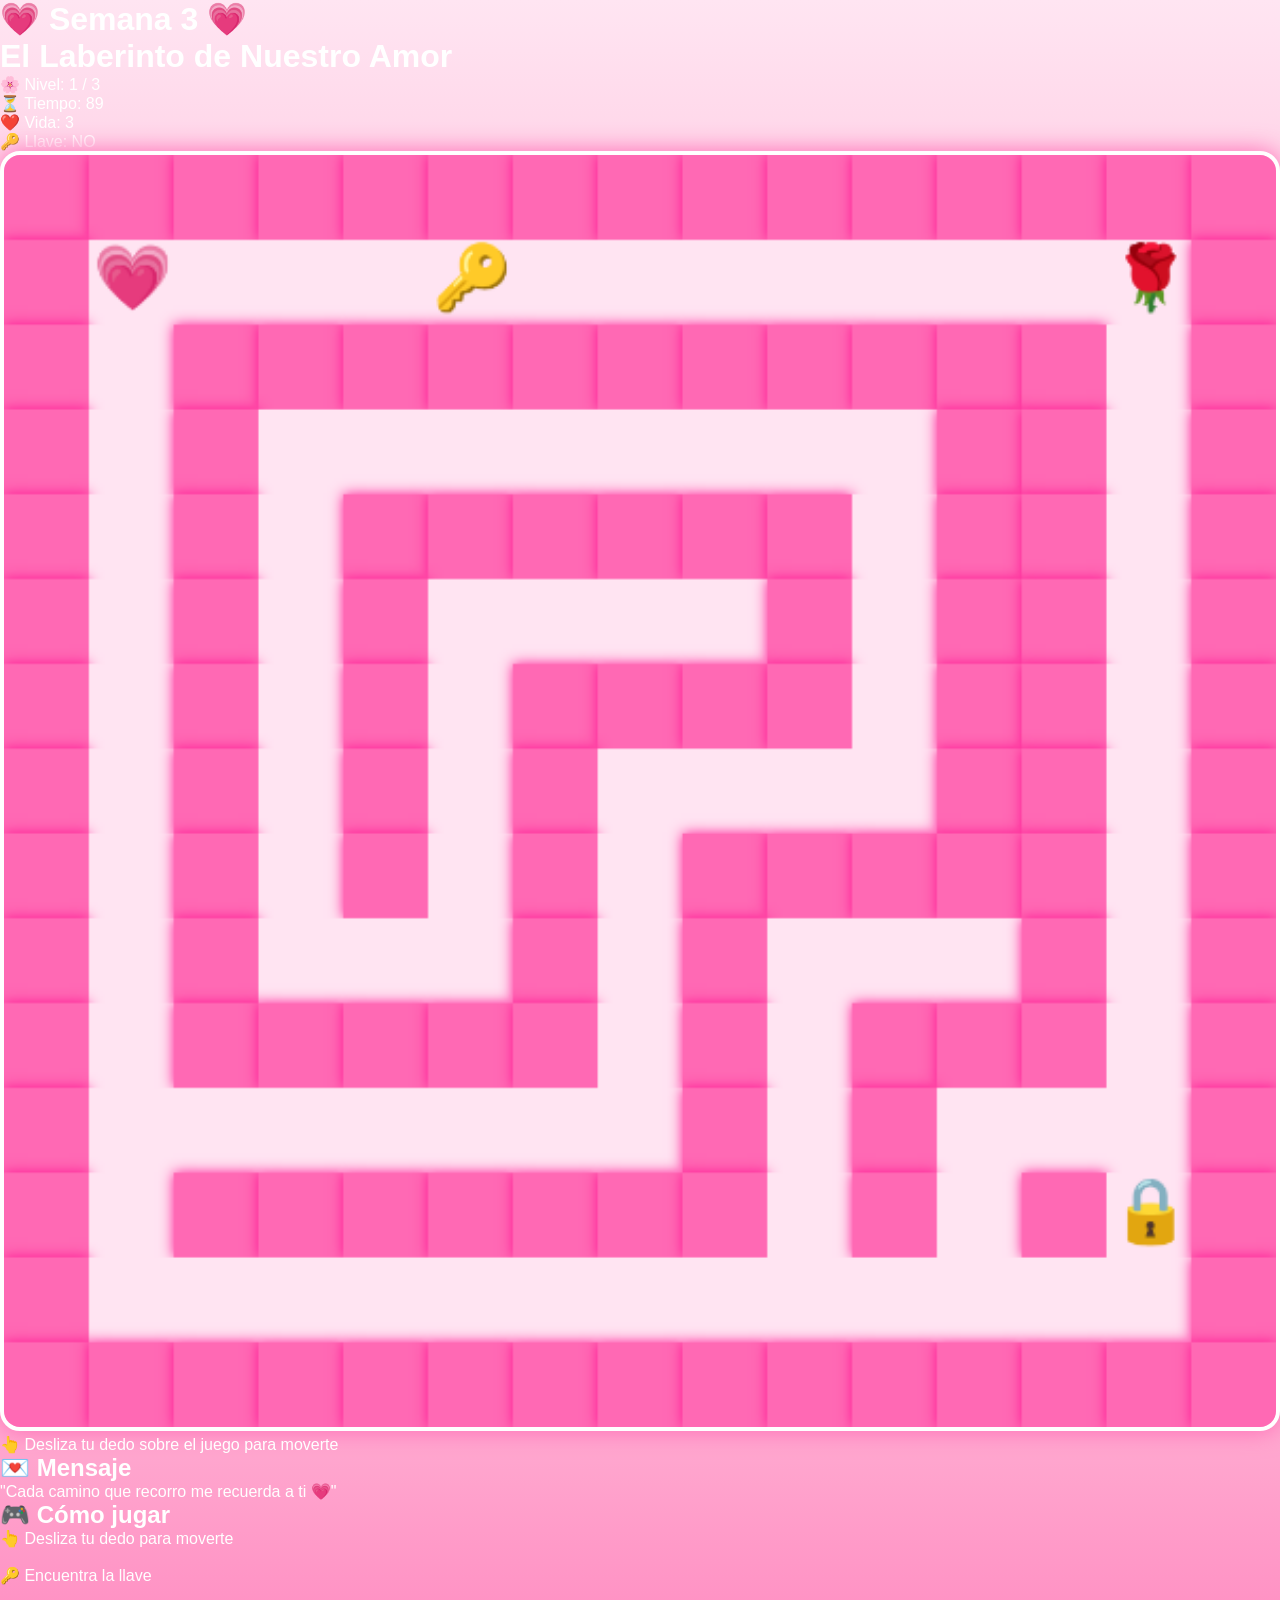
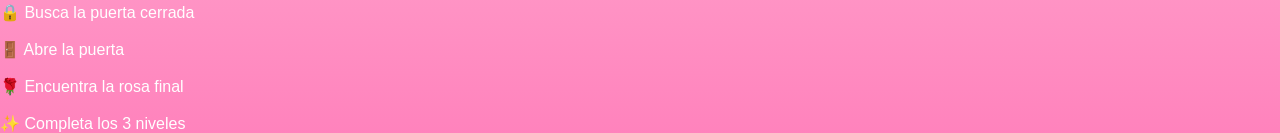
<file: juego3/index.html>
<!DOCTYPE html>
<html lang="es">

<head>

<meta charset="UTF-8">

<meta name="viewport"
content="width=device-width, initial-scale=1.0, maximum-scale=1.0, user-scalable=no">

<title>
Semana 3 💗
</title>

<link rel="stylesheet" href="style.css">

</head>


<body>


<h1>
💗 Semana 3 💗
<br>
El Laberinto de Nuestro Amor
</h1>



<div id="info">


<div>
🌸 Nivel:
<span id="nivel">
1/3
</span>
</div>



<div>
⏳ Tiempo:
<span id="time">
60
</span>
</div>


<div>
❤️ Vida:
<span id="life">
3
</span>
</div>


<div>
🔑 Llave:
<span id="hasKey">
NO
</span>
</div>


</div>





<div class="layout">



<div id="gameBox">

<canvas id="game"></canvas>


<p class="mobile">

👆 Desliza tu dedo sobre el juego para moverte

</p>


</div>






<div id="panelAmor">


<h2>
💌 Mensaje
</h2>


<p id="loveText">

"Cada camino que recorro
me recuerda a ti 💗"

</p>




<h2>
🎮 Cómo jugar
</h2>


<p>


👆 Desliza tu dedo para moverte

<br><br>


🔑 Encuentra la llave

<br><br>


🔒 Busca la puerta cerrada

<br><br>


🚪 Abre la puerta

<br><br>


🌹 Encuentra la rosa final

<br><br>


✨ Completa los 3 niveles


</p>


</div>



</div>








<div id="win">


<h2>
🌹 Encontraste mi corazón 🌹
</h2>


<p>

Después de superar los 3 caminos...

<br><br>

demostraste que siempre vale la pena encontrarme 💗

</p>



<button onclick="location.reload()">

Jugar otra vez

</button>


</div>







<script src="game.js"></script>


</body>

</html>
</file>
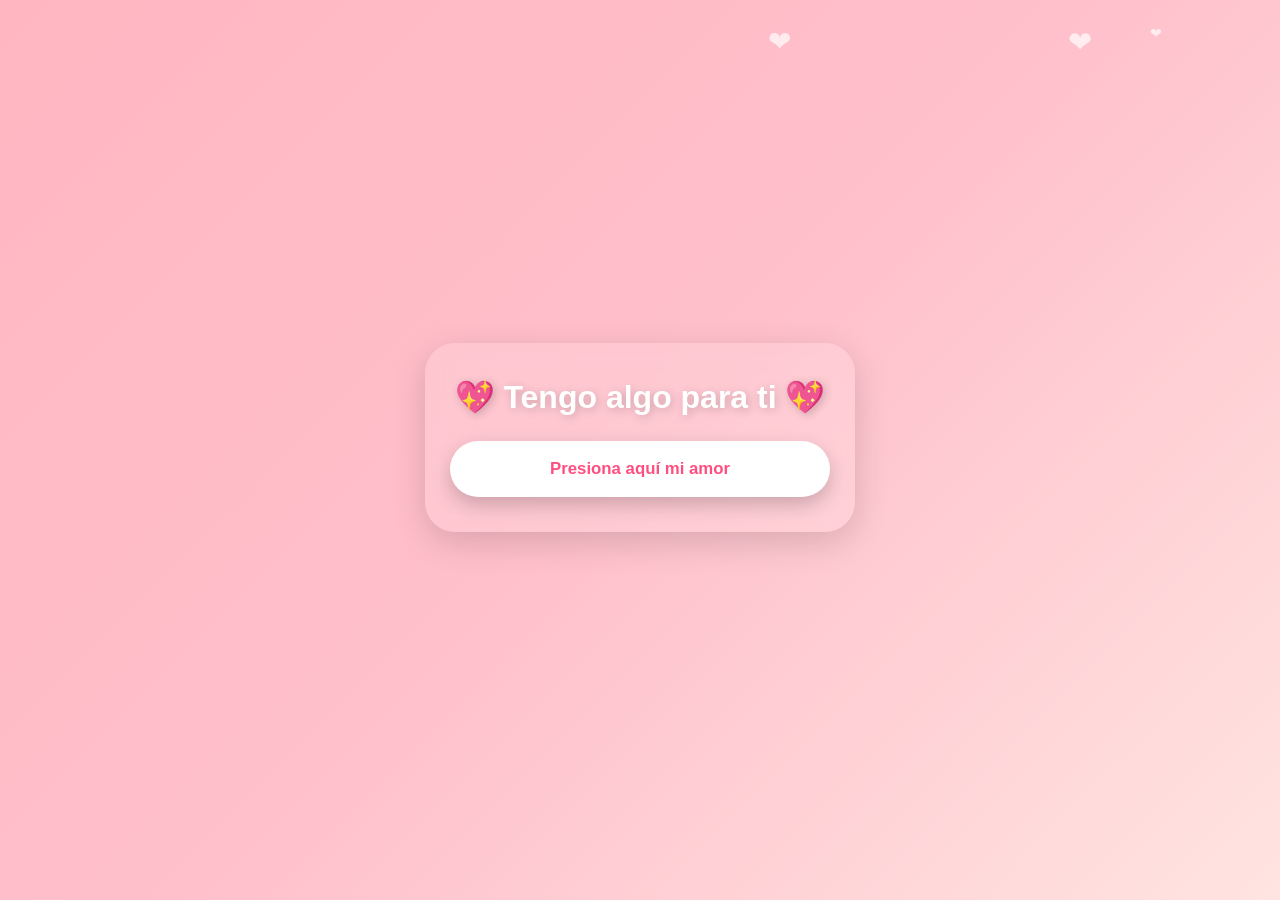
<file: Amor.html>
<!DOCTYPE html>
<html lang="es">
<head>
<meta charset="UTF-8"/>
<meta name="viewport" content="width=device-width, initial-scale=1.0"/>
<title>Sorpresa Romántica</title>

<style>

*{
    margin:0;
    padding:0;
    box-sizing:border-box;
    font-family:'Segoe UI', sans-serif;
}

html{
    scroll-behavior:smooth;
}

body{
    min-height:100vh;
    background:linear-gradient(135deg,#ffb6c1,#ffc0cb,#ffe4e1);
    overflow-y:auto; /* PERMITE SCROLL */
    overflow-x:hidden;
    padding:25px 15px 50px;
    position:relative;
    display:flex;
    justify-content:center;
}

.container{
    width:100%;
    max-width:430px;
    background:rgba(255,255,255,0.14);
    backdrop-filter:blur(10px);
    border-radius:30px;
    padding:35px 25px;
    text-align:center;
    box-shadow:0 10px 35px rgba(0,0,0,0.15);
    z-index:2;
    animation:fadeIn 1.5s ease;
    margin:auto 0;
}

h1{
    color:white;
    font-size:2rem;
    margin-bottom:25px;
    text-shadow:2px 2px 10px rgba(0,0,0,0.2);
}

button{
    width:100%;
    background:white;
    color:#ff4f81;
    border:none;
    padding:18px;
    font-size:1.05rem;
    font-weight:bold;
    border-radius:50px;
    cursor:pointer;
    transition:0.3s;
    box-shadow:0 8px 20px rgba(0,0,0,0.2);
}

button:active{
    transform:scale(0.96);
}

button:hover{
    background:#fff0f5;
}

p{
    color:white;
    font-size:1rem;
    line-height:1.9;
    margin-top:25px;
    display:none;
    animation:showText 2s ease forwards;
    text-shadow:1px 1px 8px rgba(0,0,0,0.18);
}

.final{
    font-size:1.1rem;
    margin-top:30px;
    color:white;
    display:none;
    animation:fadeIn 2s ease forwards;
    line-height:1.8;
    text-shadow:1px 1px 10px rgba(0,0,0,0.2);
    padding-bottom:20px;
}

.heart{
    position:fixed;
    color:white;
    animation:float 6s linear infinite;
    opacity:0.7;
    z-index:1;
    pointer-events:none;
}

@keyframes float{
    0%{
        transform:translateY(100vh) scale(0);
    }
    100%{
        transform:translateY(-10vh) scale(1.5);
    }
}

@keyframes fadeIn{
    from{
        opacity:0;
        transform:translateY(20px);
    }
    to{
        opacity:1;
        transform:translateY(0);
    }
}

@keyframes showText{
    from{
        opacity:0;
        transform:translateY(20px);
    }
    to{
        opacity:1;
        transform:translateY(0);
    }
}

/* Scroll bonito */
::-webkit-scrollbar{
    width:6px;
}

::-webkit-scrollbar-thumb{
    background:white;
    border-radius:10px;
}

/* CELULARES */
@media (max-width:480px){

    body{
        padding-top:20px;
        padding-bottom:50px;
        align-items:flex-start;
    }

    .container{
        padding:30px 20px;
        border-radius:25px;
    }

    h1{
        font-size:1.7rem;
    }

    p{
        font-size:0.98rem;
        line-height:1.8;
    }

    .final{
        font-size:1rem;
    }

    button{
        font-size:1rem;
        padding:16px;
    }

}

</style>
</head>

<body>

<!-- Música -->
<audio id="musica" loop>
    <source src="https://github.com/aromq90-max/carta/blob/main/S%C3%B3lo-Para-Ti-Camila-__-Letra.-%E2%99%A1.publer.com.mp3?raw=true" type="audio/mp3">
</audio>

<div class="container">

    <h1>💖 Tengo algo para ti 💖</h1>

    <button onclick="mostrarSorpresa()">
        Presiona aquí mi amor
    </button>

    <p id="mensaje">

        Quiero que nunca olvides lo increíblemente especial que eres para mí… 🌸❤️
        <br><br>

        Porque no existe un solo día en el que no admire la mujer maravillosa que eres,
        esa mujer capaz de iluminar mi vida con una sonrisa
        y hacer que mi corazón lata más fuerte con solo mirarme.  

        <br><br>

        Me enamora tu ternura, tu forma de cuidar,
        tu manera de hacerme sentir amado
        y la tranquilidad que encuentro cuando estoy contigo.  

        <br><br>

        Eres mi lugar favorito,
        mi pensamiento más bonito
        y el sueño que jamás quiero perder.  

        <br><br>

        Mereces flores, abrazos eternos,
        besos llenos de amor,
        detalles que te hagan sonreír
        y alguien que jamás deje de recordarte
        lo hermosa y perfecta que eres.  

        <br><br>

        Y yo… quiero pasar mi vida haciéndolo,
        porque te amo más de lo que las palabras pueden explicar. 💖

    </p>

    <div class="final" id="final">

        🌹 Hoy llegará algo especial
        para una mujer que merece sentirse amada todos los días…  

        <br><br>

        Tal vez no puedas adivinar qué es,
        pero sí quién pensó cada detalle con amor. ❤️

    </div>

</div>

<script>

function mostrarSorpresa(){

    // Música
    const musica = document.getElementById("musica");
    musica.play();

    // Ocultar botón
    document.querySelector("button").style.display = "none";

    // Mostrar mensaje
    document.getElementById("mensaje").style.display = "block";

    // Scroll suave
    window.scrollTo({
        top: 0,
        behavior: "smooth"
    });

    // Mostrar mensaje final
    setTimeout(() => {

        document.getElementById("final").style.display = "block";

        // bajar automáticamente al final
        setTimeout(() => {
            window.scrollTo({
                top: document.body.scrollHeight,
                behavior: "smooth"
            });
        }, 500);

    }, 6000);
}

// Corazones flotando
function crearCorazon(){

    const heart = document.createElement("div");
    heart.classList.add("heart");
    heart.innerHTML = "❤";

    heart.style.left = Math.random() * 100 + "vw";
    heart.style.fontSize = Math.random() * 18 + 14 + "px";
    heart.style.animationDuration = Math.random() * 3 + 3 + "s";

    document.body.appendChild(heart);

    setTimeout(() => {
        heart.remove();
    }, 6000);
}

setInterval(crearCorazon, 300);

</script>

</body>
</html>
</file>
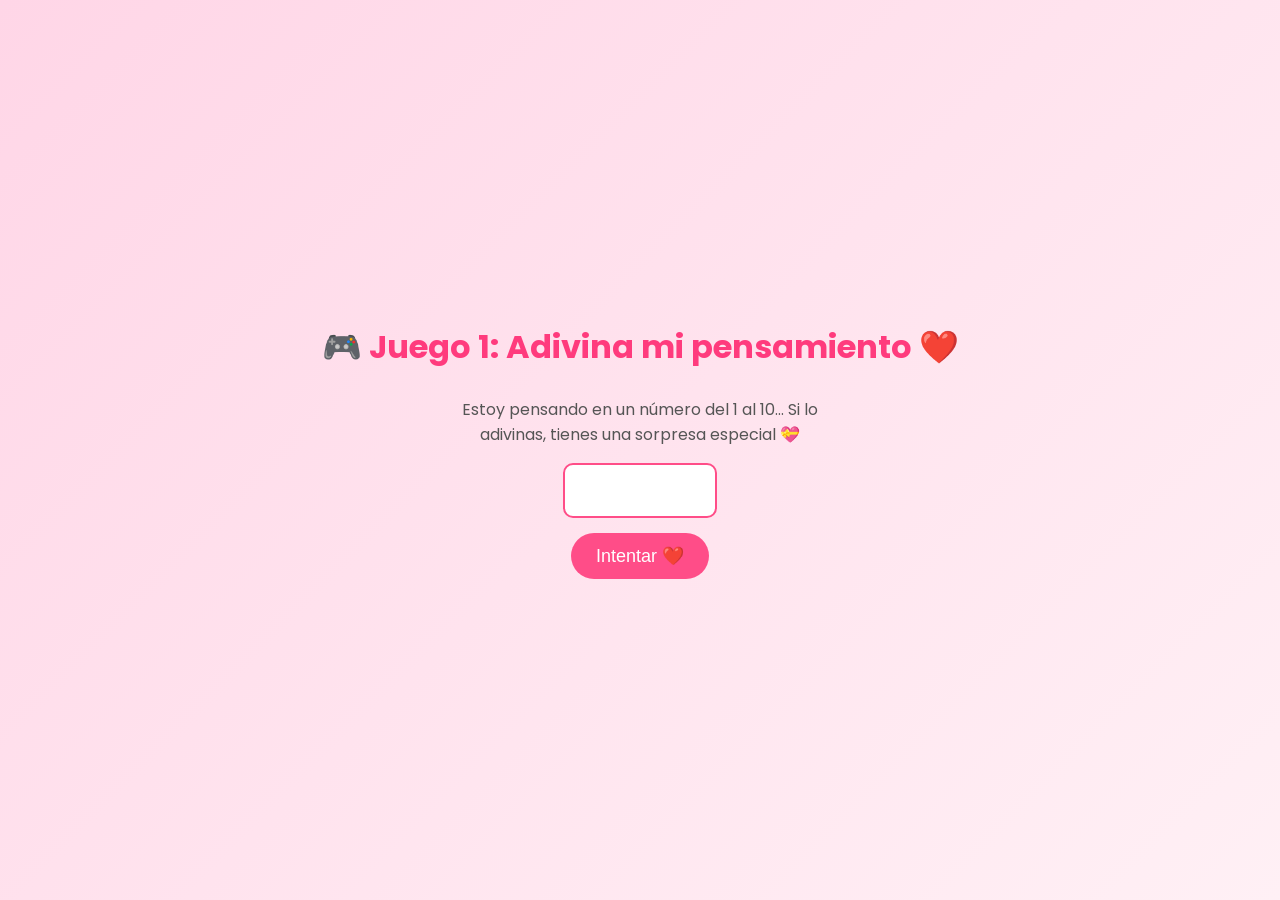
<file: JUEGO1.HTML>
<!DOCTYPE html>
<html lang="es">
<head>
<meta charset="UTF-8">
<meta name="viewport" content="width=device-width, initial-scale=1.0">
<title>Juego 1 ❤️</title>

<link href="https://fonts.googleapis.com/css2?family=Poppins:wght@300;600&display=swap" rel="stylesheet">

<style>

body{
    margin:0;
    font-family:Poppins;
    background:linear-gradient(135deg,#ffd6e7,#fff0f5);
    height:100vh;
    display:flex;
    justify-content:center;
    align-items:center;
    flex-direction:column;
    overflow:hidden;
}

h1{
    color:#ff3b7d;
    margin-bottom:10px;
}

p{
    color:#555;
    text-align:center;
    max-width:400px;
}

input{
    padding:15px;
    font-size:18px;
    border-radius:10px;
    border:2px solid #ff4d88;
    outline:none;
    width:120px;
    text-align:center;
}

button{
    margin-top:15px;
    padding:12px 25px;
    border:none;
    border-radius:30px;
    background:#ff4d88;
    color:white;
    font-size:18px;
    cursor:pointer;
    transition:.3s;
}

button:hover{
    transform:scale(1.05);
    background:#ff1f6b;
}

#msg{
    margin-top:20px;
    font-size:18px;
    color:#444;
}

#reward{
    display:none;
    margin-top:25px;
    padding:20px;
    background:white;
    border-radius:20px;
    box-shadow:0 10px 25px rgba(0,0,0,.2);
    color:#ff3b7d;
    font-size:20px;
}

.heart{
    position:absolute;
    color:#ff4d88;
    animation:float 6s linear infinite;
}

@keyframes float{
    0%{transform:translateY(100vh);opacity:0;}
    20%{opacity:1;}
    100%{transform:translateY(-10vh);opacity:0;}
}

</style>

</head>

<body>

<h1>🎮 Juego 1: Adivina mi pensamiento ❤️</h1>

<p>
Estoy pensando en un número del 1 al 10...  
Si lo adivinas, tienes una sorpresa especial 💝
</p>

<input type="number" id="guess" min="1" max="10">
<button onclick="check()">Intentar ❤️</button>

<div id="msg"></div>

<div id="reward">
🎁 ¡Felicidades mi amor! 🎁<br><br>
Adivinaste mi pensamiento...<br>
Tu recompensa es: <b><br>Amorcito ❤️

Hoy ganaste el juego de “adivina el número”… 
<br>pero la verdad es que tú siempre encuentras la respuesta correcta en todo lo que haces.
<br>Y en mi vida también: el número exacto de mi felicidad eres tú 💖🎮
<br>Te amo muchísimo.</b>
</div>

<script>

const secret = Math.floor(Math.random()*10)+1;

function check(){

let value = parseInt(document.getElementById("guess").value);

let msg = document.getElementById("msg");

if(!value){
msg.innerHTML="Escribe un número mi amor ❤️";
return;
}

if(value === secret){

msg.innerHTML="💖 ¡Lo lograste! Eres mi persona favorita 💖";
document.getElementById("reward").style.display="block";
createHearts();

}else if(value < secret){

msg.innerHTML="⬆️ Más alto mi amorcito ❤️";

}else{

msg.innerHTML="⬇️ Más bajo amor mío ❤️";

}

}

function createHearts(){

setInterval(()=>{

const h=document.createElement("div");
h.className="heart";
h.innerHTML="❤️";
h.style.left=Math.random()*100+"vw";
h.style.fontSize=(15+Math.random()*20)+"px";
document.body.appendChild(h);

setTimeout(()=>h.remove(),6000);

},200);

}

</script>

</body>
</html>
</file>
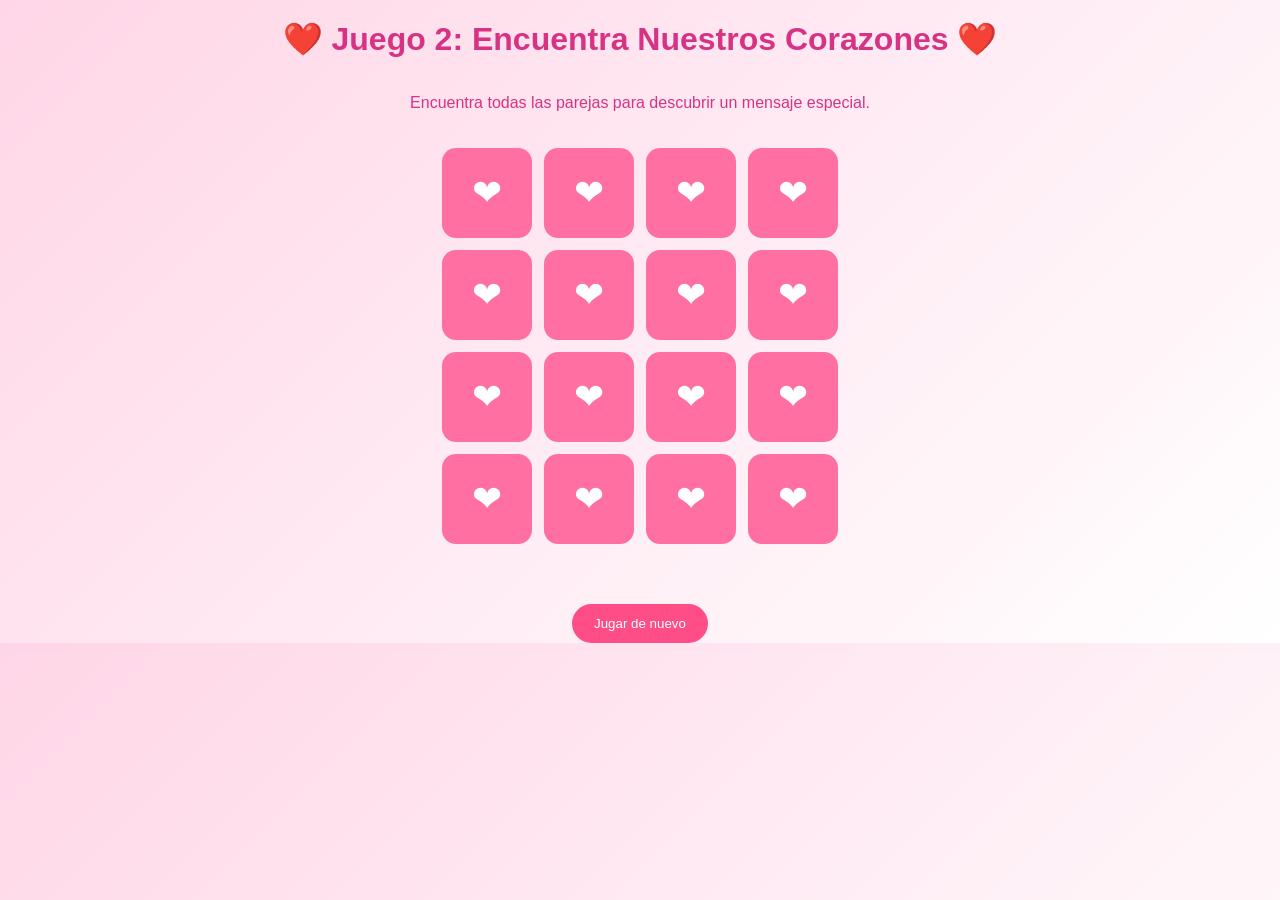
<file: JUEGO2.HTML>
<!DOCTYPE html>
<html lang="es">
<head>
<meta charset="UTF-8">
<meta name="viewport" content="width=device-width,initial-scale=1">
<title>JUEGO2 - Encuentra Nuestros Corazones ❤️</title>
<style>
body{margin:0;font-family:Arial,sans-serif;background:linear-gradient(135deg,#ffd6e7,#fff);display:flex;flex-direction:column;align-items:center;color:#d63384}
h1{margin:20px}
#board{display:grid;grid-template-columns:repeat(4,90px);gap:12px;margin:20px}
.card{width:90px;height:90px;display:flex;align-items:center;justify-content:center;
background:#ff6fa1;color:#fff;font-size:36px;border-radius:14px;cursor:pointer;
transform-style:preserve-3d;transition:.35s}
.card.revealed,.card.matched{background:#fff;color:#ff4d88;border:2px solid #ff4d88}
#msg{margin:20px;font-size:20px;text-align:center;max-width:700px}
button{padding:12px 22px;border:none;border-radius:30px;background:#ff4d88;color:#fff;cursor:pointer}
</style>
</head>
<body>
<h1>❤️ Juego 2: Encuentra Nuestros Corazones ❤️</h1>
<p>Encuentra todas las parejas para descubrir un mensaje especial.</p>
<div id="board"></div>
<div id="msg"></div>
<button onclick="location.reload()">Jugar de nuevo</button>
<script>
const icons=["🌹","🌹","💖","💖","🥰","🥰","💌","💌","🌙","🌙","✨","✨","🐻","🐻","🍓","🍓"];
const frases=[
"Tu sonrisa es mi lugar favorito.",
"Gracias por hacer mi vida más bonita.",
"Cada día te amo un poquito más.",
"Eres mi mejor casualidad.",
"Contigo todo vale la pena.",
"Mi hogar siempre será contigo.",
"Eres el regalo más bonito.",
"Te amo infinitamente ❤️"
];
icons.sort(()=>Math.random()-0.5);
const board=document.getElementById("board");
let first=null,lock=false,pairs=0;
icons.forEach((v,i)=>{
 let c=document.createElement("div");
 c.className="card";
 c.dataset.value=v;
 c.dataset.index=i;
 c.textContent="❤";
 c.onclick=()=>{
  if(lock||c.classList.contains("matched")||c===first)return;
  c.textContent=v;c.classList.add("revealed");
  if(!first){first=c;return;}
  lock=true;
  if(first.dataset.value===c.dataset.value){
    first.classList.add("matched");c.classList.add("matched");
    document.getElementById("msg").innerHTML+="<p>💖 "+frases[pairs]+"</p>";
    pairs++;
    first=null;lock=false;
    if(pairs===8){
      setTimeout(()=>{
      document.getElementById("msg").innerHTML+="<h2>🎉 ¡Lo lograste mi amor! ❤️</h2><p>Así como encontraste todas las parejas, también encontraste un lugar eterno en mi corazón. Tu recompensa de la Semana 2 está desbloqueada. 🌹</p>";
      },300);
    }
  }else{
    setTimeout(()=>{
      first.textContent="❤";c.textContent="❤";
      first.classList.remove("revealed");
      c.classList.remove("revealed");
      first=null;lock=false;
    },700);
  }
 };
 board.appendChild(c);
});
</script>
</body>
</html>
</file>
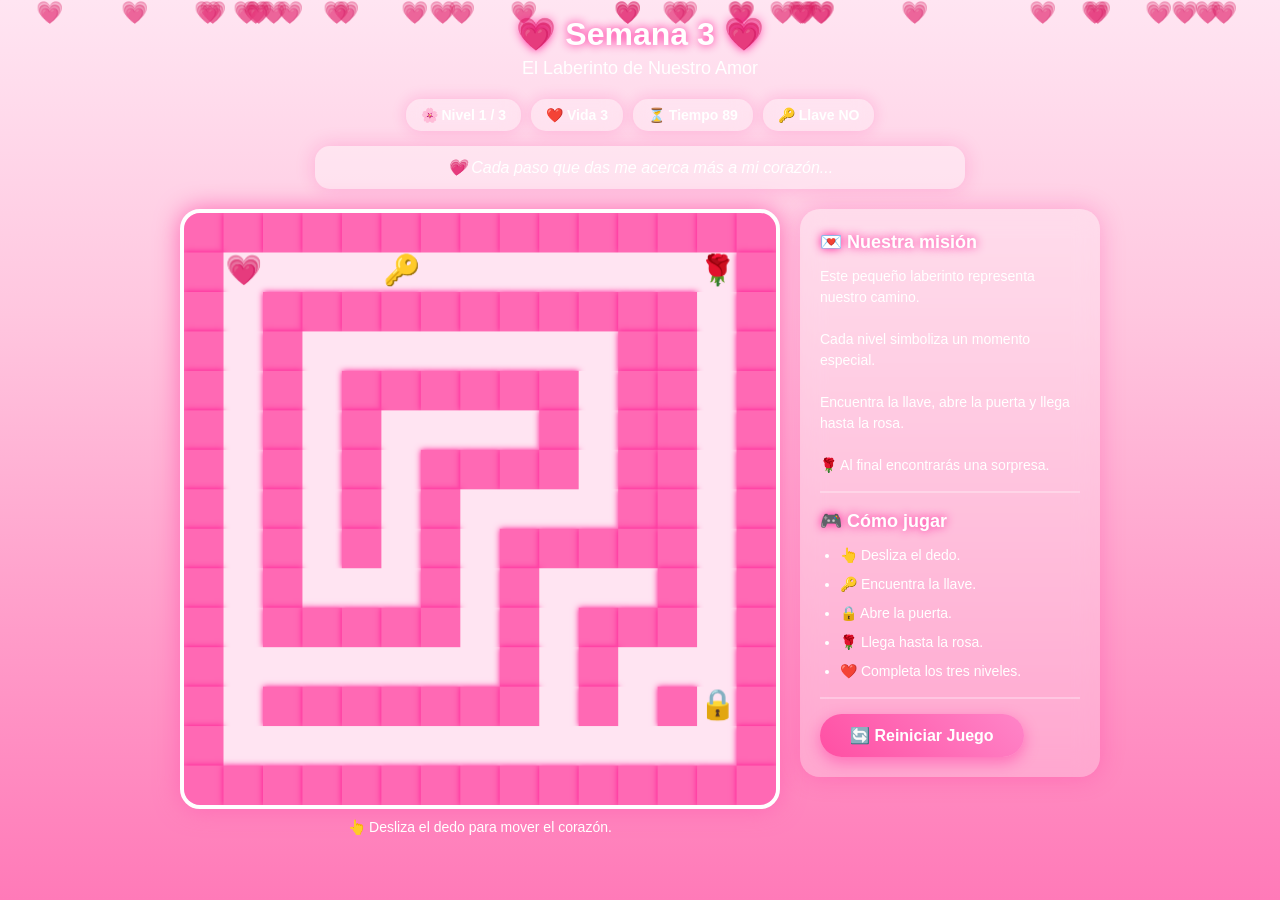
<file: juego3.html>
<!DOCTYPE html>
<html lang="es">

<head>

    <meta charset="UTF-8">

    <meta name="viewport"
        content="width=device-width, initial-scale=1.0, maximum-scale=1.0, user-scalable=no">

    <title>💗 Semana 3 - El Laberinto de Nuestro Amor</title>

    <link rel="stylesheet" href="juego3/style.css">

</head>

<body>

    <!-- Corazones -->
    <div id="hearts"></div>

    <!-- ========================= -->
    <!-- TITULO -->
    <!-- ========================= -->

    <header>

        <h1>💗 Semana 3 💗</h1>

        <h2>El Laberinto de Nuestro Amor</h2>

    </header>

    <!-- ========================= -->
    <!-- HUD -->
    <!-- ========================= -->

    <div id="hud">

        <div class="cardHUD">

            🌸 Nivel

            <span id="nivel">
                1 / 3
            </span>

        </div>

        <div class="cardHUD">

            ❤️ Vida

            <span id="life">
                3
            </span>

        </div>

        <div class="cardHUD">

            ⏳ Tiempo

            <span id="time">
                90
            </span>

        </div>

        <div class="cardHUD">

            🔑 Llave

            <span id="hasKey">
                NO
            </span>

        </div>

    </div>

    <!-- ========================= -->
    <!-- MENSAJE -->
    <!-- ========================= -->

    <div id="mensajeJuego">

        💗 Cada paso que das me acerca más a mi corazón...

    </div>

    <!-- ========================= -->
    <!-- CONTENEDOR -->
    <!-- ========================= -->

    <div id="contenedor">

        <div id="zonaJuego">

            <canvas id="game"></canvas>

            <p class="ayuda">

                👆 Desliza el dedo para mover el corazón.

            </p>

        </div>

        <aside id="panel">

            <h2>
                💌 Nuestra misión
            </h2>

            <p>

                Este pequeño laberinto representa nuestro camino.

                <br><br>

                Cada nivel simboliza un momento especial.

                <br><br>

                Encuentra la llave, abre la puerta y llega hasta la rosa.

                <br><br>

                🌹 Al final encontrarás una sorpresa.

            </p>

            <hr>

            <h2>
                🎮 Cómo jugar
            </h2>

            <ul>

                <li>👆 Desliza el dedo.</li>

                <li>🔑 Encuentra la llave.</li>

                <li>🔒 Abre la puerta.</li>

                <li>🌹 Llega hasta la rosa.</li>

                <li>❤️ Completa los tres niveles.</li>

            </ul>

            <hr>

            <button onclick="location.reload()">

                🔄 Reiniciar Juego

            </button>

        </aside>

    </div>

    <!-- ========================= -->
    <!-- CAMBIO DE NIVEL -->
    <!-- ========================= -->

    <div id="levelScreen">

        <div class="popup">

            <h2 id="levelTitle">

                🌸 Nivel Completado

            </h2>

            <p id="levelMessage">

                Gracias por seguir caminando conmigo...

            </p>

        </div>

    </div>

    <!-- ========================= -->
    <!-- FINAL -->
    <!-- ========================= -->

    <div id="win">

        <div class="popup">

            <h1>

                🌹 ¡Lo lograste! 🌹

            </h1>

            <p>

                Llegaste al final de este pequeño viaje.

                <br><br>

                Así como encontraste la rosa...

                <br><br>

                También encontraste un lugar muy especial dentro de mi corazón. ❤️

                <br><br>

                Gracias por recorrer este camino conmigo.

                <br><br>

                Te quiero muchísimo. 💗

            </p>

            <button onclick="location.reload()">

                💗 Jugar otra vez

            </button>

        </div>

    </div>

    <script src="juego3/game.js"></script>

</body>

</html>
</file>
<file: juego3/style.css>
/* ===========================
   RESET
=========================== */
*{
    margin: 0;
    padding: 0;
    box-sizing: border-box;
    user-select: none;
    -webkit-user-select: none;
}

html, body {
    width: 100%;
    height: 100%;
}

/* ===========================
   FONDO
=========================== */
body {
    font-family: Arial, Helvetica, sans-serif;
    color: white;
    overflow-x: hidden;
    background: linear-gradient(180deg, #ffe5f2 0%, #ffc6df 35%, #ff9cc9 70%, #ff7ab8 100%);
}

/* ===========================
   CORAZONES
=========================== */
#hearts {
    position: fixed;
    inset: 0;
    pointer-events: none;
    overflow: hidden;
    z-index: -1;
}

.heart {
    position: absolute;
    font-size: 22px;
    animation: fall linear infinite;
    opacity: .75;
}

@keyframes fall {
    0% { transform: translateY(-100px); }
    100% { transform: translateY(110vh); }
}

/* ===========================
   HEADER
=========================== */
header {
    padding: 15px 10px;
    text-align: center;
}

header h1 {
    font-size: 32px;
    text-shadow: 0 0 10px #ff1493;
}

header h2 {
    margin-top: 5px;
    font-size: 18px;
    font-weight: normal;
}

/* ===========================
   HUD
=========================== */
#hud {
    display: flex;
    justify-content: center;
    flex-wrap: wrap;
    gap: 10px;
    padding: 5px 10px;
}

.cardHUD {
    background: rgba(255, 255, 255, .25);
    padding: 8px 15px;
    border-radius: 15px;
    backdrop-filter: blur(10px);
    box-shadow: 0 0 15px rgba(255, 20, 147, .2);
    font-weight: bold;
    font-size: 14px;
}

/* ===========================
   MENSAJE
=========================== */
#mensajeJuego {
    width: min(92vw, 650px);
    margin: 10px auto;
    padding: 12px;
    background: rgba(255, 255, 255, .35);
    border-radius: 15px;
    font-size: 16px;
    font-style: italic;
    text-align: center;
    box-shadow: 0 0 20px rgba(255, 20, 147, .2);
    animation: pulse 2s infinite;
}

@keyframes pulse {
    0% { transform: scale(1); }
    50% { transform: scale(1.02); }
    100% { transform: scale(1); }
}

/* ===========================
   CONTENEDOR PRINCIPAL
=========================== */
#contenedor {
    display: flex;
    justify-content: center;
    align-items: flex-start;
    gap: 20px;
    padding: 10px;
    max-width: 1200px;
    margin: 0 auto;
}

/* ===========================
   ZONA DEL JUEGO
=========================== */
#zonaJuego {
    display: flex;
    flex-direction: column;
    align-items: center;
    width: 100%;
    max-width: 600px; /* Evita que en PC gigante se deforme */
}

canvas {
    width: 100%;
    height: auto;
    aspect-ratio: 1 / 1; /* Mantiene la proporción cuadrada perfecta */
    background: #ffdff0;
    border: 4px solid white;
    border-radius: 20px;
    box-shadow: 0 0 25px hotpink;
    touch-action: none;
}

.ayuda {
    margin-top: 10px;
    font-size: 14px;
    text-align: center;
}

/* ===========================
   PANEL LATERAL
=========================== */
#panel {
    width: 300px;
    padding: 20px;
    background: rgba(255, 255, 255, .25);
    border-radius: 20px;
    backdrop-filter: blur(12px);
    box-shadow: 0 0 25px rgba(255, 20, 147, .25);
    line-height: 1.5;
}

#panel h2 {
    margin-bottom: 10px;
    color: white;
    text-shadow: 0 0 10px deeppink;
    font-size: 18px;
}

#panel hr {
    margin: 15px 0;
    border: 0;
    height: 2px;
    background: white;
    opacity: .3;
}

#panel ul {
    padding-left: 20px;
    font-size: 14px;
}

#panel li {
    margin-bottom: 8px;
}

#panel p {
    font-size: 14px;
}

/* ===========================
   POPUPS Y VENTANAS EMERGENTES
=========================== */
#win, #levelScreen {
    display: none;
    position: fixed;
    inset: 0;
    background: rgba(0, 0, 0, 0.55);
    justify-content: center;
    align-items: center;
    z-index: 999;
    padding: 20px;
}

.popup {
    width: 100%;
    max-width: 450px;
    background: white;
    color: #ff4f9f;
    padding: 30px 25px;
    border-radius: 25px;
    text-align: center;
    box-shadow: 0 0 40px hotpink;
    animation: popIn 0.4s cubic-bezier(0.175, 0.885, 0.32, 1.275);
}

@keyframes popIn {
    from { transform: scale(0.8); opacity: 0; }
    to { transform: scale(1); opacity: 1; }
}

.popup h1 {
    font-size: 32px;
    margin-bottom: 15px;
    color: #ff1493;
    text-shadow: 0 2px 5px rgba(0,0,0,0.1);
}

.popup h2 {
    font-size: 24px;
    margin-bottom: 15px;
}

.popup p {
    line-height: 1.6;
    margin-bottom: 25px;
    font-size: 16px;
    color: #555;
}

.popup .destacado-amor {
    font-size: 20px;
    font-weight: bold;
    color: #ff1493;
    margin: 15px 0;
    font-style: italic;
}

button {
    padding: 12px 30px;
    border: none;
    border-radius: 25px;
    background: linear-gradient(45deg, #ff4fa3, #ff85c8);
    color: white;
    font-size: 16px;
    font-weight: bold;
    cursor: pointer;
    box-shadow: 0 5px 15px rgba(255, 20, 147, 0.4);
    transition: transform 0.2s;
}

button:active {
    transform: scale(0.95);
}

/* ===========================
   RESPONSIVE / ADAPTACIÓN MÓVIL
=========================== */
@media(max-width: 900px) {
    #contenedor {
        flex-direction: column;
        align-items: center;
        gap: 15px;
    }
    #panel {
        width: 100%;
    }
    header h1 { font-size: 26px; }
    header h2 { font-size: 15px; }
    #mensajeJuego { font-size: 14px; }
}
</file>
